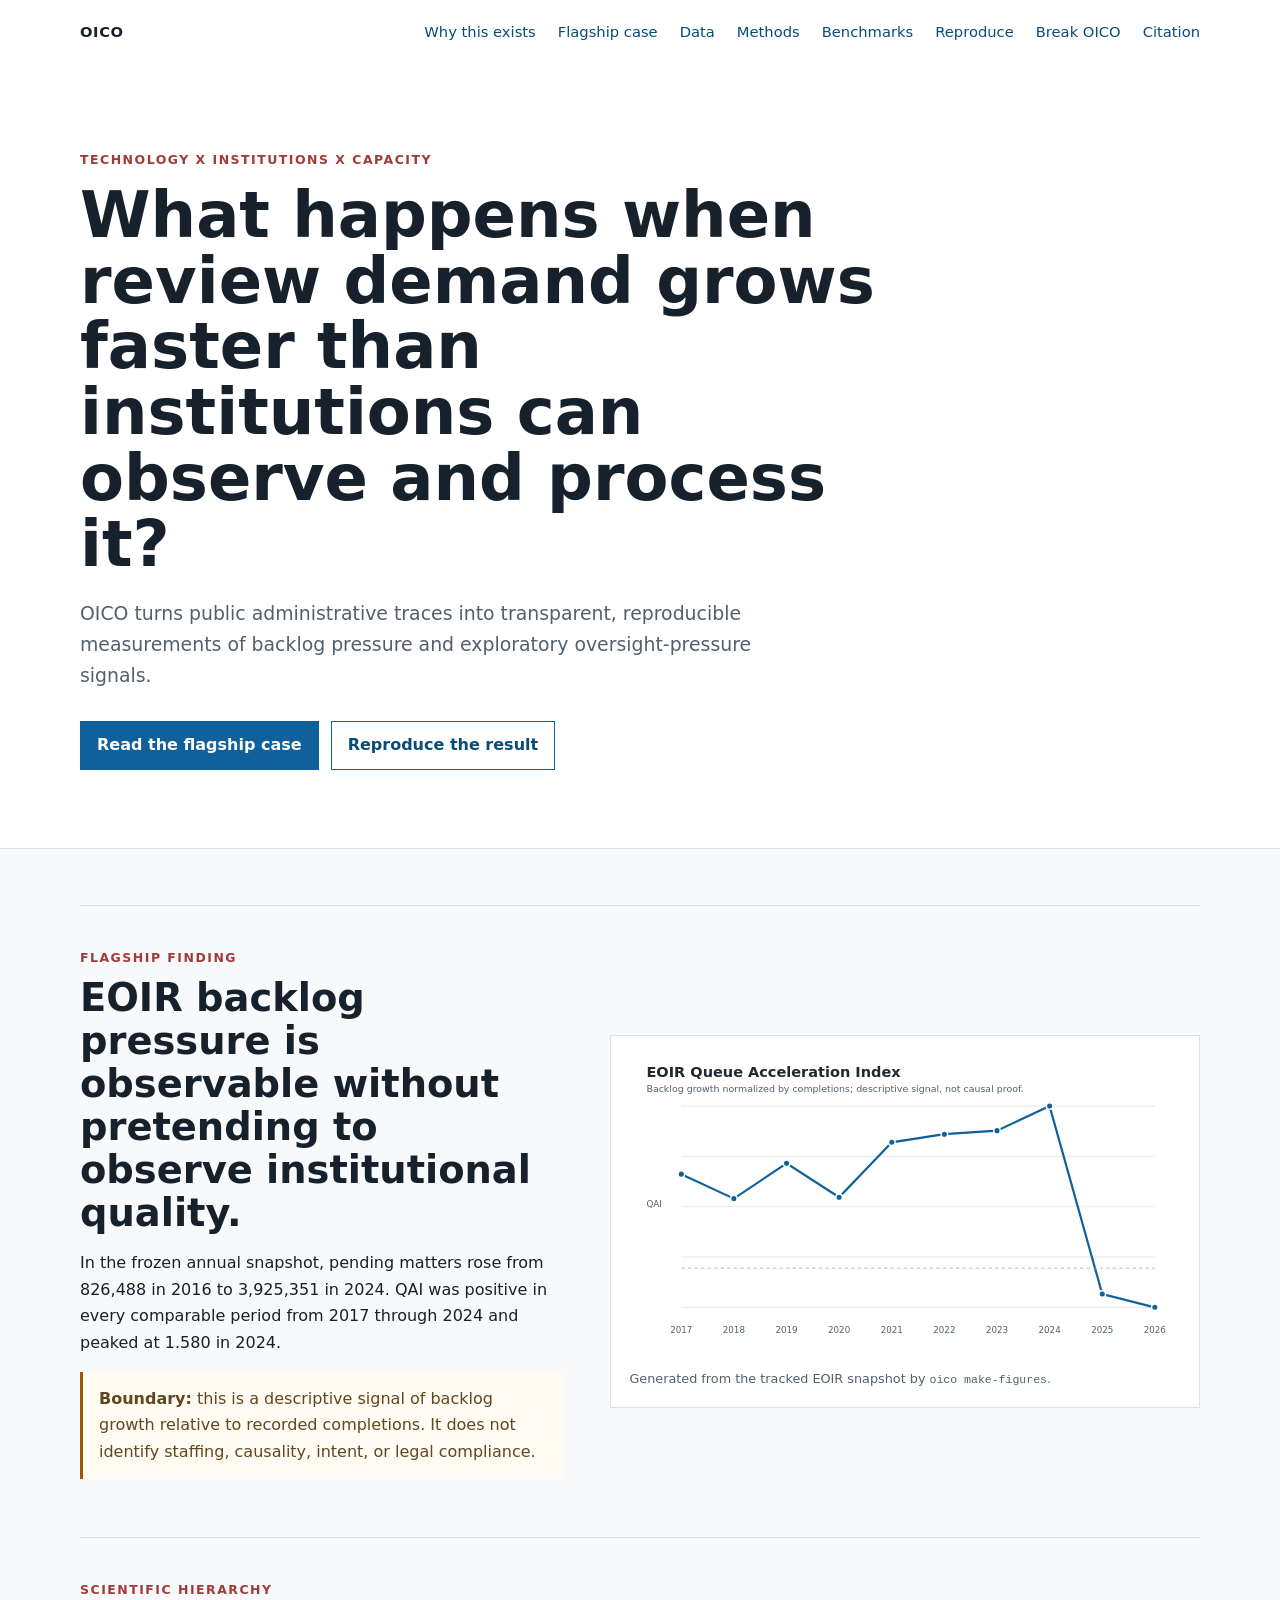
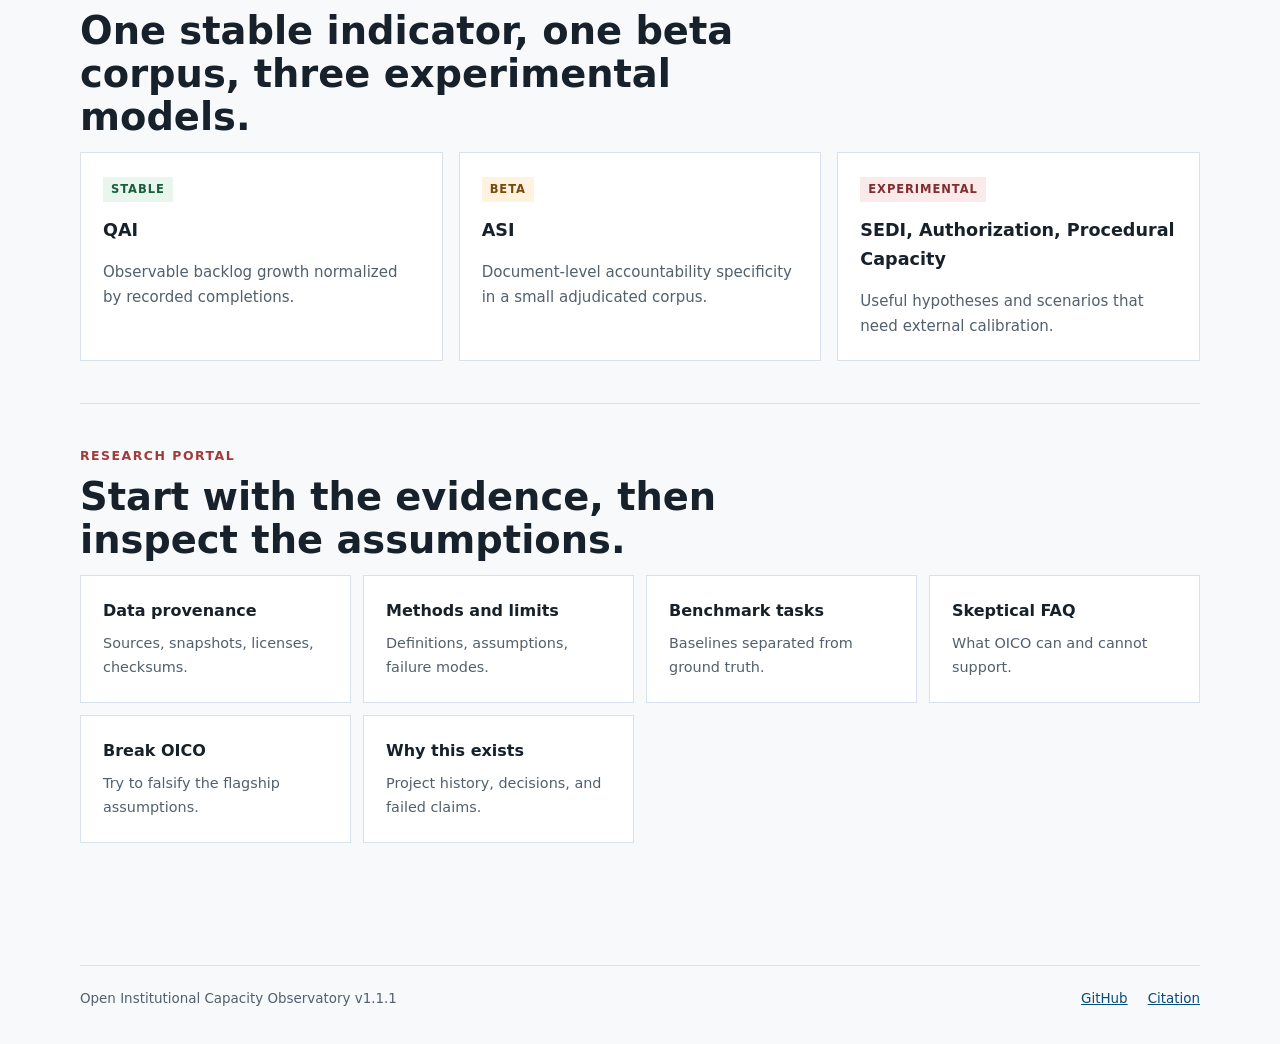
<file: website/index.html>
<!doctype html>
<html lang="en">
<head>
  <meta charset="utf-8">
  <meta name="viewport" content="width=device-width, initial-scale=1">
  <meta name="description" content="Open research software for measuring observable administrative congestion and exploratory oversight-pressure signals from public data.">
  <title>OICO | Open Institutional Capacity Observatory</title>
  <link rel="stylesheet" href="style.css">
</head>
<body>
  <header class="masthead">
    <nav aria-label="Primary navigation">
      <a class="brand" href="index.html">OICO</a>
      <a href="why.html">Why this exists</a>
      <a href="examples.html">Flagship case</a>
      <a href="datasets.html">Data</a>
      <a href="metrics.html">Methods</a>
      <a href="benchmarks.html">Benchmarks</a>
      <a href="reproduce/">Reproduce</a>
      <a href="break.html">Break OICO</a>
      <a href="citation.html">Citation</a>
    </nav>
    <div class="hero">
      <p class="eyebrow">Technology x institutions x capacity</p>
      <h1>What happens when review demand grows faster than institutions can observe and process it?</h1>
      <p class="lede">OICO turns public administrative traces into transparent, reproducible measurements of backlog pressure and exploratory oversight-pressure signals.</p>
      <div class="actions">
        <a class="button primary" href="examples.html">Read the flagship case</a>
        <a class="button secondary" href="reproduce/">Reproduce the result</a>
      </div>
    </div>
  </header>
  <main>
    <section class="feature" aria-labelledby="finding-title">
      <div>
        <p class="eyebrow">Flagship finding</p>
        <h2 id="finding-title">EOIR backlog pressure is observable without pretending to observe institutional quality.</h2>
        <p>In the frozen annual snapshot, pending matters rose from 826,488 in 2016 to 3,925,351 in 2024. QAI was positive in every comparable period from 2017 through 2024 and peaked at 1.580 in 2024.</p>
        <p class="boundary"><strong>Boundary:</strong> this is a descriptive signal of backlog growth relative to recorded completions. It does not identify staffing, causality, intent, or legal compliance.</p>
      </div>
      <figure>
        <img src="assets/qai_eoir.svg" alt="Line chart of EOIR Queue Acceleration Index by fiscal year, with positive values through 2024 and negative values in later snapshot rows.">
        <figcaption>Generated from the tracked EOIR snapshot by <code>oico make-figures</code>.</figcaption>
      </figure>
    </section>
    <section class="status-strip" aria-labelledby="status-title">
      <p class="eyebrow">Scientific hierarchy</p>
      <h2 id="status-title">One stable indicator, one beta corpus, three experimental models.</h2>
      <div class="status-grid">
        <div><span class="status stable">Stable</span><strong>QAI</strong><p>Observable backlog growth normalized by recorded completions.</p></div>
        <div><span class="status beta">Beta</span><strong>ASI</strong><p>Document-level accountability specificity in a small adjudicated corpus.</p></div>
        <div><span class="status experimental">Experimental</span><strong>SEDI, Authorization, Procedural Capacity</strong><p>Useful hypotheses and scenarios that need external calibration.</p></div>
      </div>
    </section>
    <section class="portal" aria-labelledby="portal-title">
      <p class="eyebrow">Research portal</p>
      <h2 id="portal-title">Start with the evidence, then inspect the assumptions.</h2>
      <div class="portal-links">
        <a href="datasets.html"><strong>Data provenance</strong><span>Sources, snapshots, licenses, checksums.</span></a>
        <a href="metrics.html"><strong>Methods and limits</strong><span>Definitions, assumptions, failure modes.</span></a>
        <a href="benchmarks.html"><strong>Benchmark tasks</strong><span>Baselines separated from ground truth.</span></a>
        <a href="faq.html"><strong>Skeptical FAQ</strong><span>What OICO can and cannot support.</span></a>
        <a href="break.html"><strong>Break OICO</strong><span>Try to falsify the flagship assumptions.</span></a>
        <a href="why.html"><strong>Why this exists</strong><span>Project history, decisions, and failed claims.</span></a>
      </div>
    </section>
  </main>
  <footer><span>Open Institutional Capacity Observatory v1.1.1</span><a href="https://github.com/SilverCoin256/open-institutional-capacity-observatory">GitHub</a><a href="citation.html">Citation</a></footer>
</body>
</html>
</file>
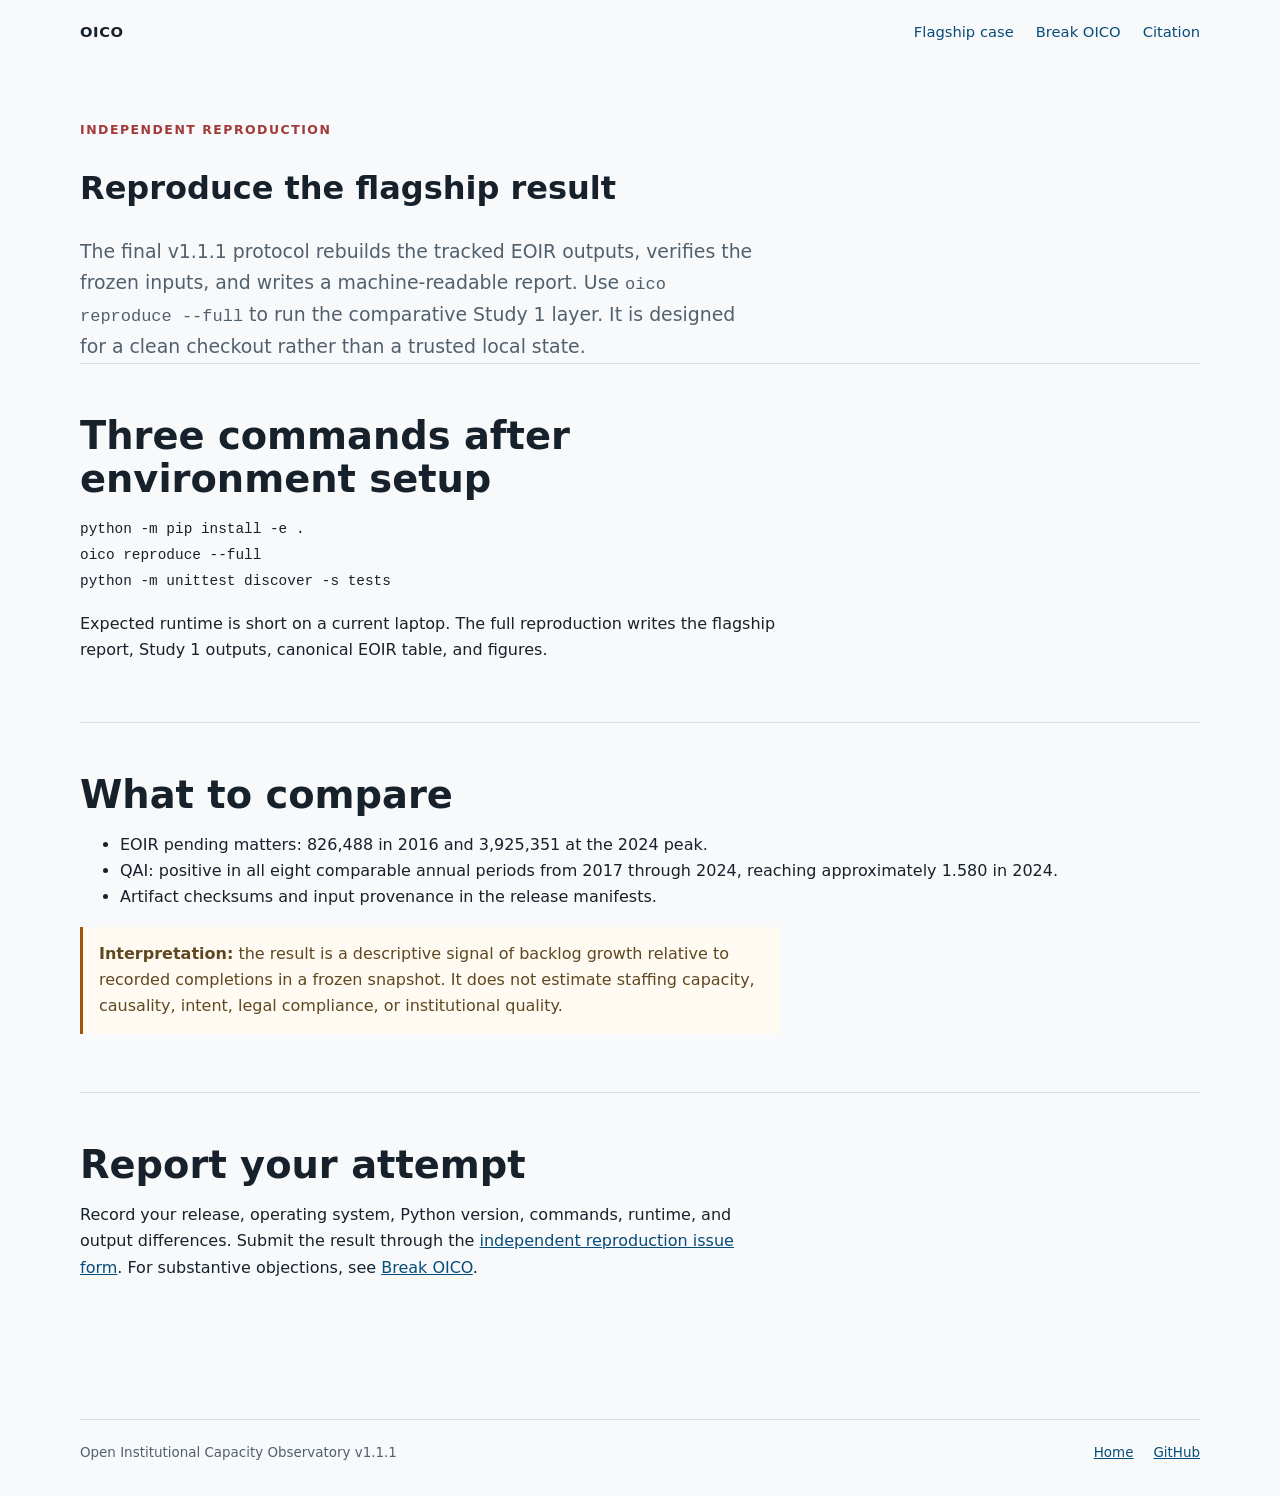
<file: website/reproduce/index.html>
<!doctype html>
<html lang="en">
<head>
  <meta charset="utf-8">
  <meta name="viewport" content="width=device-width, initial-scale=1">
  <meta name="description" content="Three-command reproduction protocol for the OICO flagship EOIR analysis.">
  <link rel="canonical" href="https://silvercoin256.github.io/open-institutional-capacity-observatory/reproduce/">
  <title>Reproduce OICO | Open Institutional Capacity Observatory</title>
  <link rel="stylesheet" href="../style.css">
</head>
<body>
  <header><nav><a class="brand" href="../index.html">OICO</a><a href="../examples.html">Flagship case</a><a href="../break.html">Break OICO</a><a href="../citation.html">Citation</a></nav></header>
  <main>
    <p class="eyebrow">Independent reproduction</p>
    <h1>Reproduce the flagship result</h1>
    <p class="lede">The final v1.1.1 protocol rebuilds the tracked EOIR outputs, verifies the frozen inputs, and writes a machine-readable report. Use <code>oico reproduce --full</code> to run the comparative Study 1 layer. It is designed for a clean checkout rather than a trusted local state.</p>
    <section>
      <h2>Three commands after environment setup</h2>
      <pre><code>python -m pip install -e .
oico reproduce --full
python -m unittest discover -s tests</code></pre>
      <p>Expected runtime is short on a current laptop. The full reproduction writes the flagship report, Study 1 outputs, canonical EOIR table, and figures.</p>
    </section>
    <section>
      <h2>What to compare</h2>
      <ul>
        <li>EOIR pending matters: 826,488 in 2016 and 3,925,351 at the 2024 peak.</li>
        <li>QAI: positive in all eight comparable annual periods from 2017 through 2024, reaching approximately 1.580 in 2024.</li>
        <li>Artifact checksums and input provenance in the release manifests.</li>
      </ul>
      <p class="boundary"><strong>Interpretation:</strong> the result is a descriptive signal of backlog growth relative to recorded completions in a frozen snapshot. It does not estimate staffing capacity, causality, intent, legal compliance, or institutional quality.</p>
    </section>
    <section>
      <h2>Report your attempt</h2>
      <p>Record your release, operating system, Python version, commands, runtime, and output differences. Submit the result through the <a href="https://github.com/SilverCoin256/open-institutional-capacity-observatory/issues/new?template=independent-reproduction.yml">independent reproduction issue form</a>. For substantive objections, see <a href="../break.html">Break OICO</a>.</p>
    </section>
  </main>
  <footer><span>Open Institutional Capacity Observatory v1.1.1</span><a href="../index.html">Home</a><a href="https://github.com/SilverCoin256/open-institutional-capacity-observatory">GitHub</a></footer>
</body>
</html>
</file>
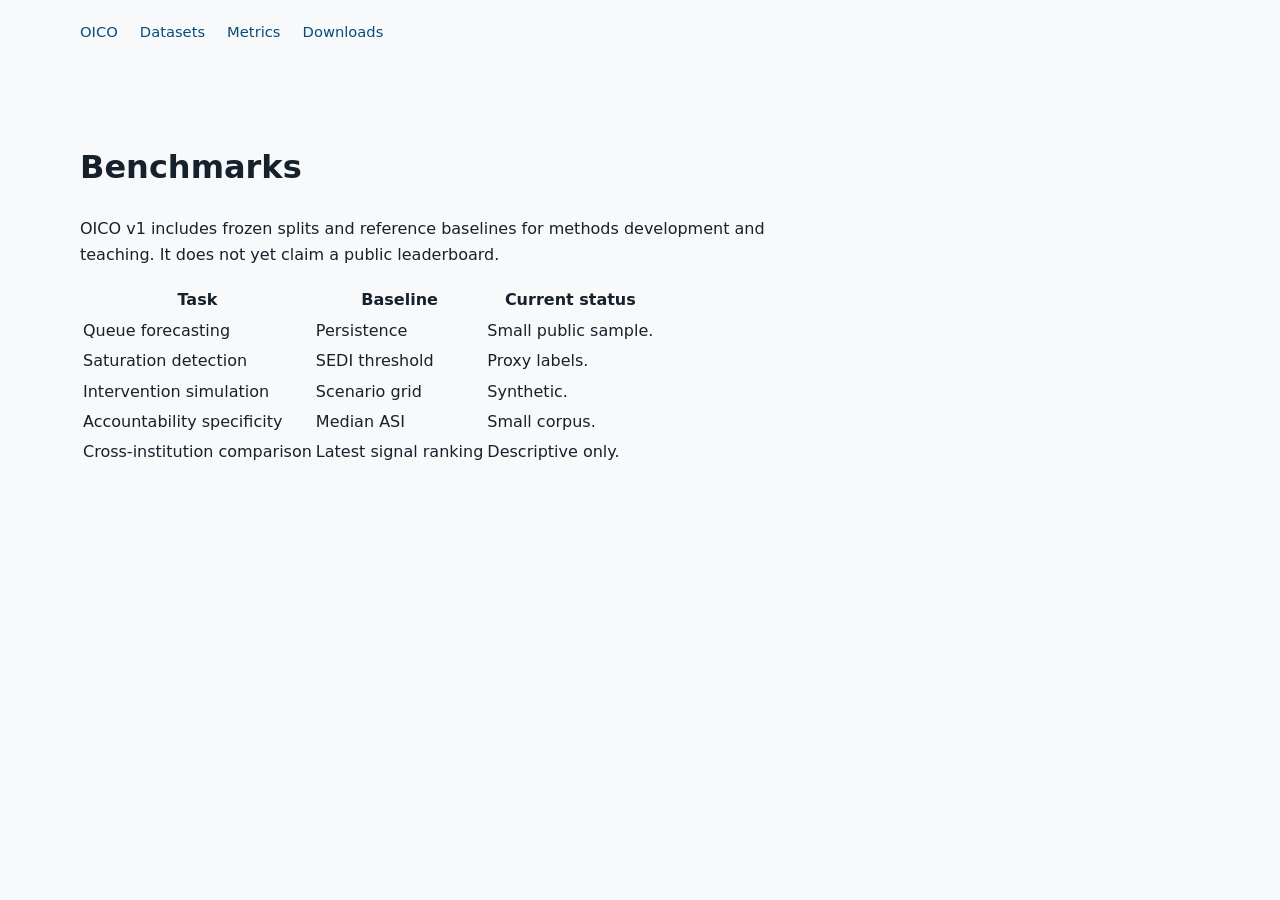
<file: website/benchmarks.html>
<!doctype html>
<html lang="en">
<head>
  <meta charset="utf-8">
  <meta name="viewport" content="width=device-width, initial-scale=1">
  <title>OICO Benchmarks</title>
  <link rel="stylesheet" href="style.css">
</head>
<body>
  <header><nav><a href="index.html">OICO</a><a href="datasets.html">Datasets</a><a href="metrics.html">Metrics</a><a href="downloads.html">Downloads</a></nav></header>
  <main>
    <h1>Benchmarks</h1>
    <p>OICO v1 includes frozen splits and reference baselines for methods development and teaching. It does not yet claim a public leaderboard.</p>
    <table>
      <tr><th>Task</th><th>Baseline</th><th>Current status</th></tr>
      <tr><td>Queue forecasting</td><td>Persistence</td><td>Small public sample.</td></tr>
      <tr><td>Saturation detection</td><td>SEDI threshold</td><td>Proxy labels.</td></tr>
      <tr><td>Intervention simulation</td><td>Scenario grid</td><td>Synthetic.</td></tr>
      <tr><td>Accountability specificity</td><td>Median ASI</td><td>Small corpus.</td></tr>
      <tr><td>Cross-institution comparison</td><td>Latest signal ranking</td><td>Descriptive only.</td></tr>
    </table>
  </main>
</body>
</html>
</file>
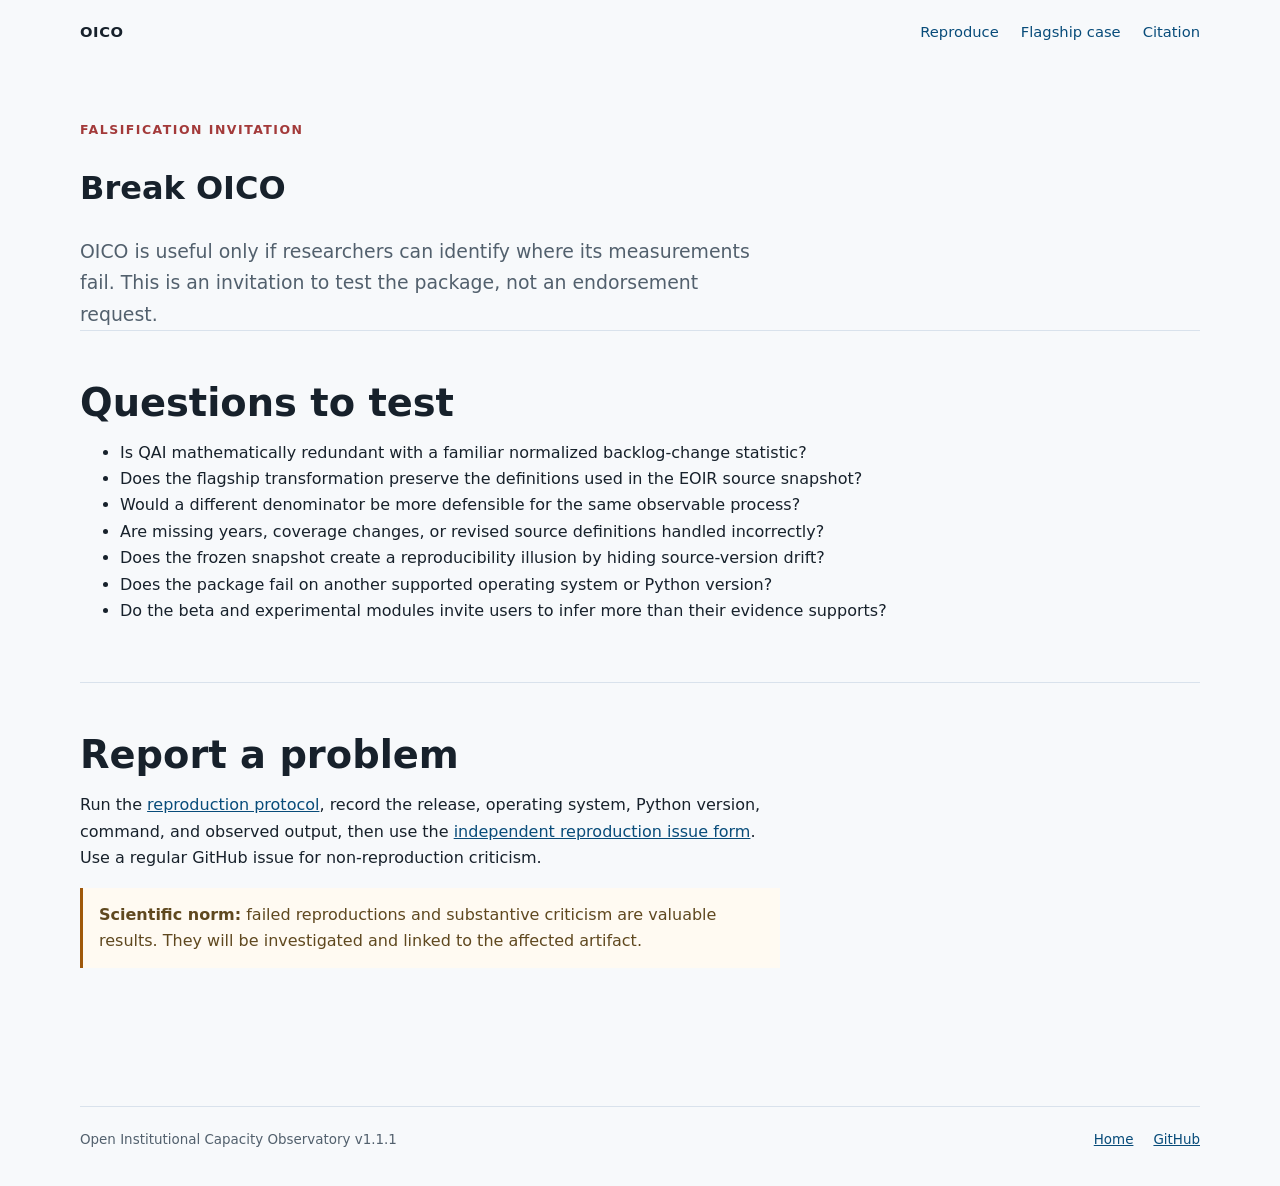
<file: website/break.html>
<!doctype html>
<html lang="en">
<head>
  <meta charset="utf-8">
  <meta name="viewport" content="width=device-width, initial-scale=1">
  <meta name="description" content="Falsification questions and reporting route for the Open Institutional Capacity Observatory.">
  <title>Break OICO | Open Institutional Capacity Observatory</title>
  <link rel="stylesheet" href="style.css">
</head>
<body>
  <header><nav><a class="brand" href="index.html">OICO</a><a href="reproduce/">Reproduce</a><a href="examples.html">Flagship case</a><a href="citation.html">Citation</a></nav></header>
  <main>
    <p class="eyebrow">Falsification invitation</p>
    <h1>Break OICO</h1>
    <p class="lede">OICO is useful only if researchers can identify where its measurements fail. This is an invitation to test the package, not an endorsement request.</p>
    <section>
      <h2>Questions to test</h2>
      <ul>
        <li>Is QAI mathematically redundant with a familiar normalized backlog-change statistic?</li>
        <li>Does the flagship transformation preserve the definitions used in the EOIR source snapshot?</li>
        <li>Would a different denominator be more defensible for the same observable process?</li>
        <li>Are missing years, coverage changes, or revised source definitions handled incorrectly?</li>
        <li>Does the frozen snapshot create a reproducibility illusion by hiding source-version drift?</li>
        <li>Does the package fail on another supported operating system or Python version?</li>
        <li>Do the beta and experimental modules invite users to infer more than their evidence supports?</li>
      </ul>
    </section>
    <section>
      <h2>Report a problem</h2>
      <p>Run the <a href="reproduce/">reproduction protocol</a>, record the release, operating system, Python version, command, and observed output, then use the <a href="https://github.com/SilverCoin256/open-institutional-capacity-observatory/issues/new?template=independent-reproduction.yml">independent reproduction issue form</a>. Use a regular GitHub issue for non-reproduction criticism.</p>
      <p class="boundary"><strong>Scientific norm:</strong> failed reproductions and substantive criticism are valuable results. They will be investigated and linked to the affected artifact.</p>
    </section>
  </main>
  <footer><span>Open Institutional Capacity Observatory v1.1.1</span><a href="index.html">Home</a><a href="https://github.com/SilverCoin256/open-institutional-capacity-observatory">GitHub</a></footer>
</body>
</html>
</file>
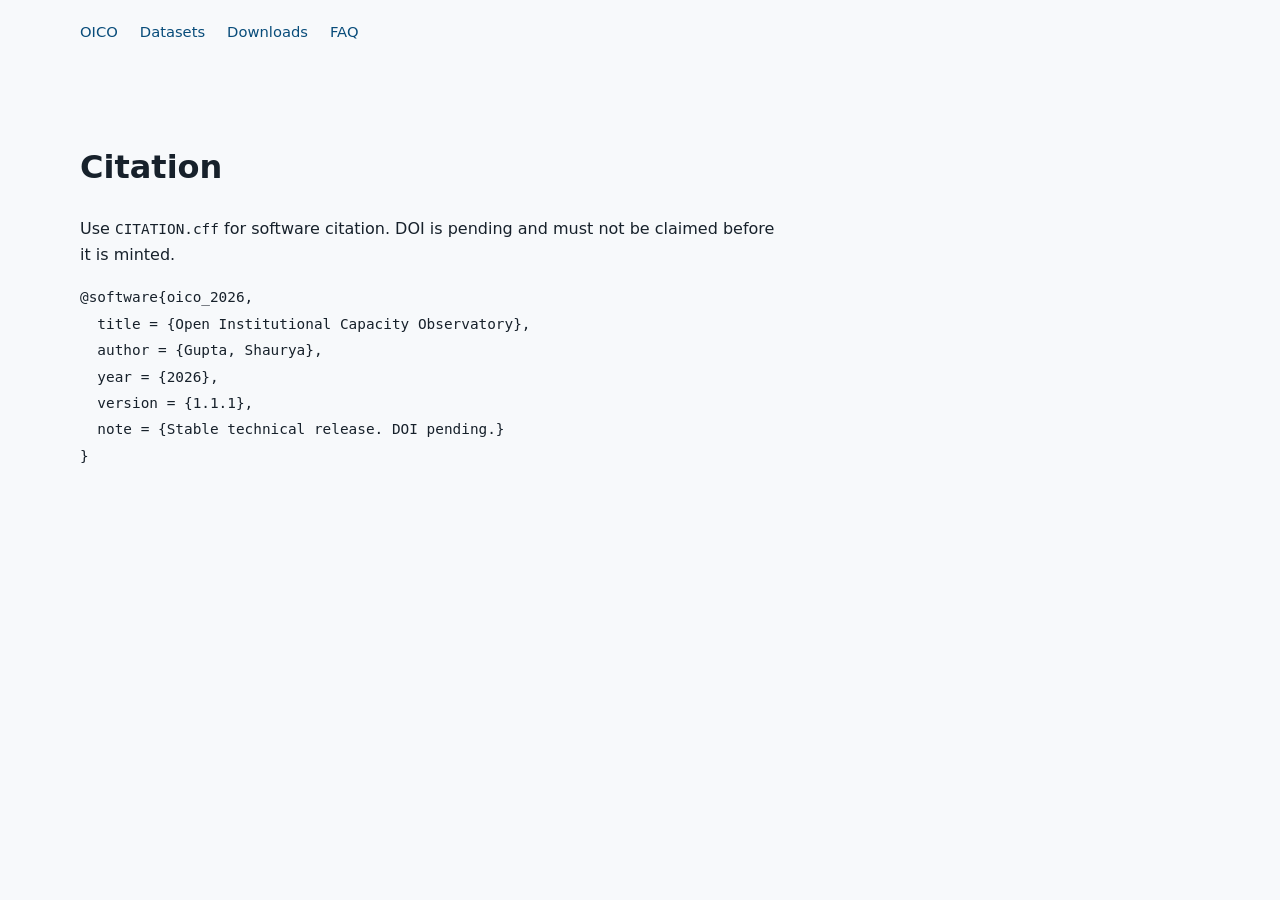
<file: website/citation.html>
<!doctype html>
<html lang="en">
<head>
  <meta charset="utf-8">
  <meta name="viewport" content="width=device-width, initial-scale=1">
  <title>OICO Citation</title>
  <link rel="stylesheet" href="style.css">
</head>
<body>
  <header><nav><a href="index.html">OICO</a><a href="datasets.html">Datasets</a><a href="downloads.html">Downloads</a><a href="faq.html">FAQ</a></nav></header>
  <main>
    <h1>Citation</h1>
    <p>Use <code>CITATION.cff</code> for software citation. DOI is pending and must not be claimed before it is minted.</p>
    <pre><code>@software{oico_2026,
  title = {Open Institutional Capacity Observatory},
  author = {Gupta, Shaurya},
  year = {2026},
  version = {1.1.1},
  note = {Stable technical release. DOI pending.}
}</code></pre>
  </main>
</body>
</html>
</file>
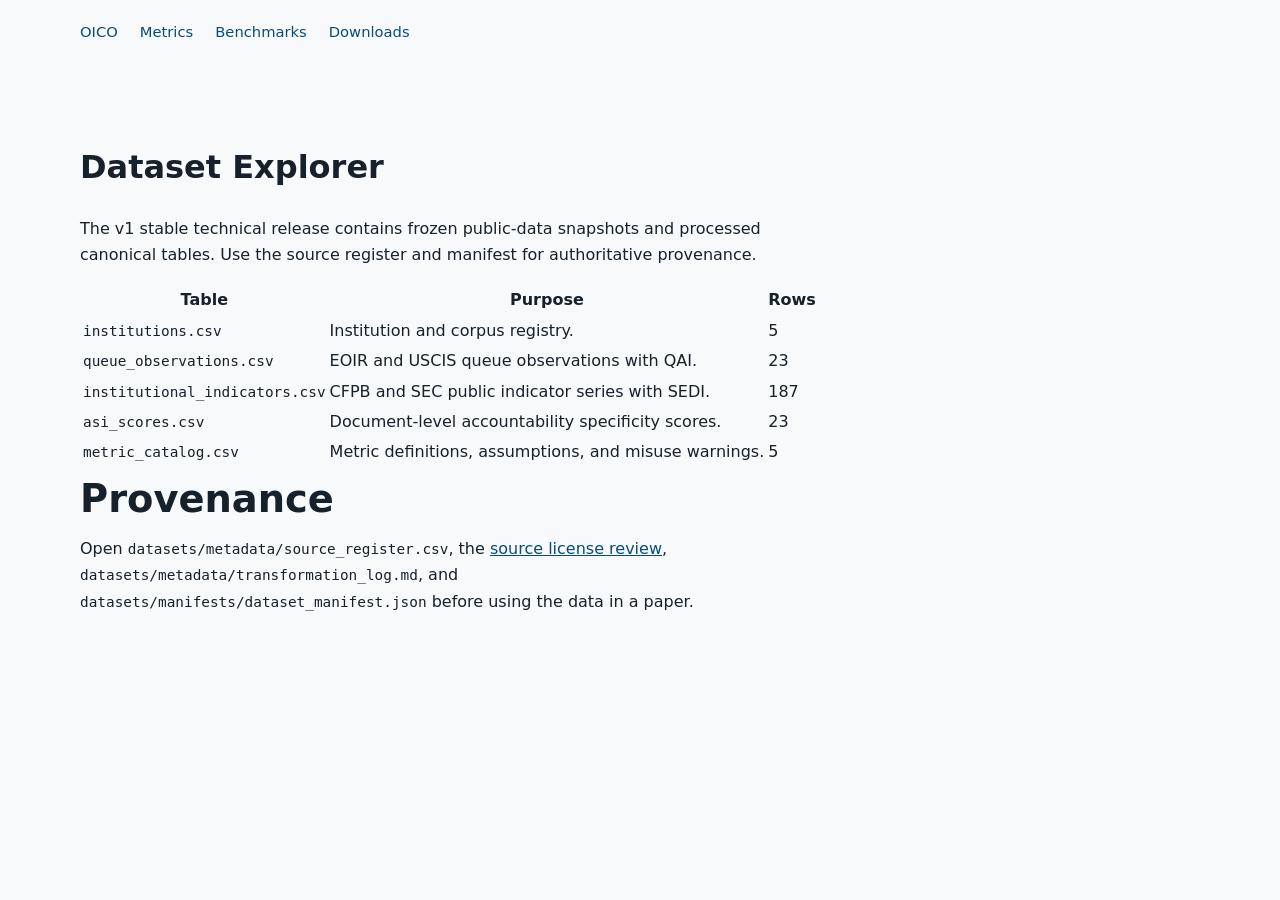
<file: website/datasets.html>
<!doctype html>
<html lang="en">
<head>
  <meta charset="utf-8">
  <meta name="viewport" content="width=device-width, initial-scale=1">
  <title>OICO Datasets</title>
  <link rel="stylesheet" href="style.css">
</head>
<body>
  <header><nav><a href="index.html">OICO</a><a href="metrics.html">Metrics</a><a href="benchmarks.html">Benchmarks</a><a href="downloads.html">Downloads</a></nav></header>
  <main>
    <h1>Dataset Explorer</h1>
    <p>The v1 stable technical release contains frozen public-data snapshots and processed canonical tables. Use the source register and manifest for authoritative provenance.</p>
    <table>
      <tr><th>Table</th><th>Purpose</th><th>Rows</th></tr>
      <tr><td><code>institutions.csv</code></td><td>Institution and corpus registry.</td><td>5</td></tr>
      <tr><td><code>queue_observations.csv</code></td><td>EOIR and USCIS queue observations with QAI.</td><td>23</td></tr>
      <tr><td><code>institutional_indicators.csv</code></td><td>CFPB and SEC public indicator series with SEDI.</td><td>187</td></tr>
      <tr><td><code>asi_scores.csv</code></td><td>Document-level accountability specificity scores.</td><td>23</td></tr>
      <tr><td><code>metric_catalog.csv</code></td><td>Metric definitions, assumptions, and misuse warnings.</td><td>5</td></tr>
    </table>
    <h2>Provenance</h2>
    <p>Open <code>datasets/metadata/source_register.csv</code>, the <a href="../datasets/metadata/license_review.md">source license review</a>, <code>datasets/metadata/transformation_log.md</code>, and <code>datasets/manifests/dataset_manifest.json</code> before using the data in a paper.</p>
  </main>
</body>
</html>
</file>
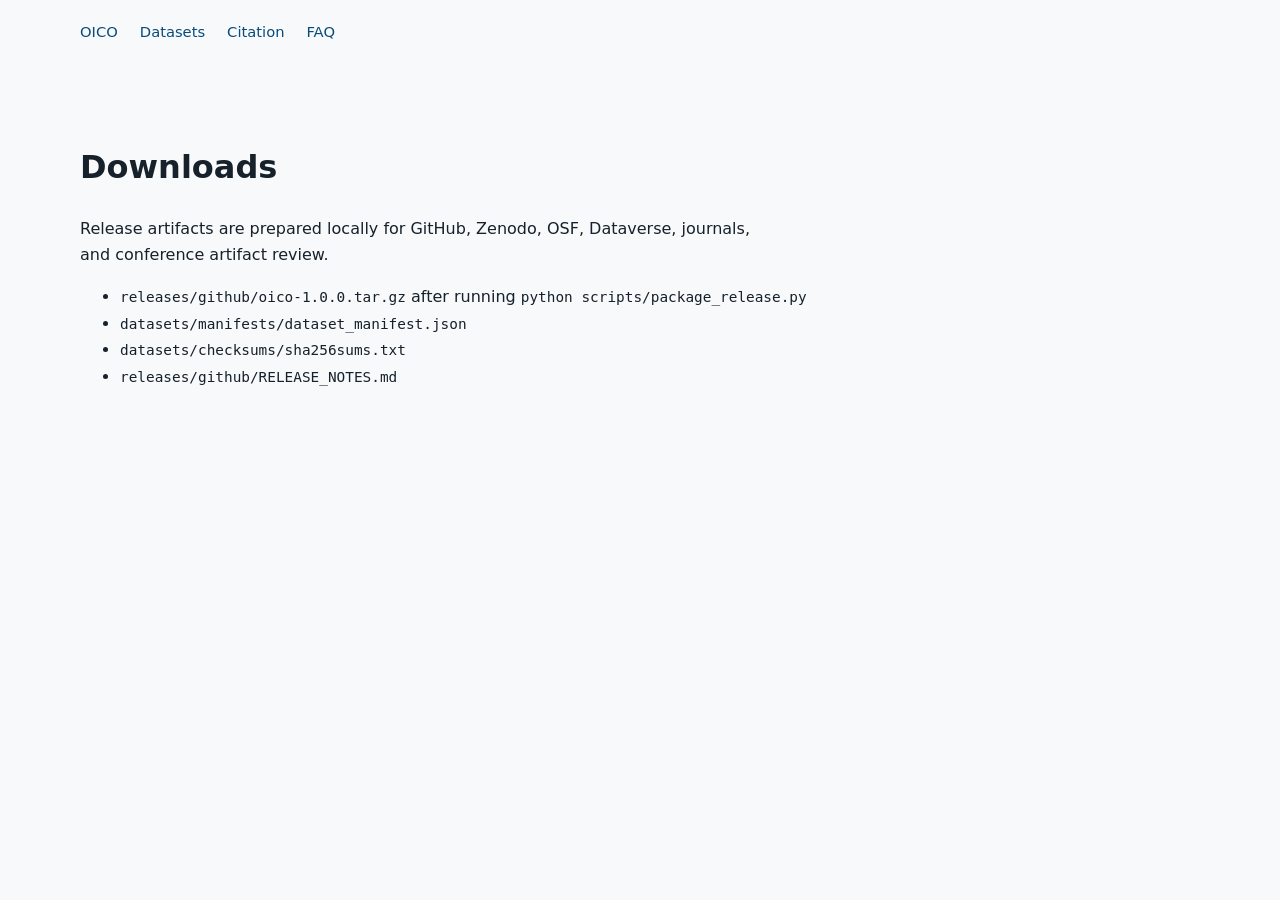
<file: website/downloads.html>
<!doctype html>
<html lang="en">
<head>
  <meta charset="utf-8">
  <meta name="viewport" content="width=device-width, initial-scale=1">
  <title>OICO Downloads</title>
  <link rel="stylesheet" href="style.css">
</head>
<body>
  <header><nav><a href="index.html">OICO</a><a href="datasets.html">Datasets</a><a href="citation.html">Citation</a><a href="faq.html">FAQ</a></nav></header>
  <main>
    <h1>Downloads</h1>
    <p>Release artifacts are prepared locally for GitHub, Zenodo, OSF, Dataverse, journals, and conference artifact review.</p>
    <ul>
      <li><code>releases/github/oico-1.0.0.tar.gz</code> after running <code>python scripts/package_release.py</code></li>
      <li><code>datasets/manifests/dataset_manifest.json</code></li>
      <li><code>datasets/checksums/sha256sums.txt</code></li>
      <li><code>releases/github/RELEASE_NOTES.md</code></li>
    </ul>
  </main>
</body>
</html>
</file>
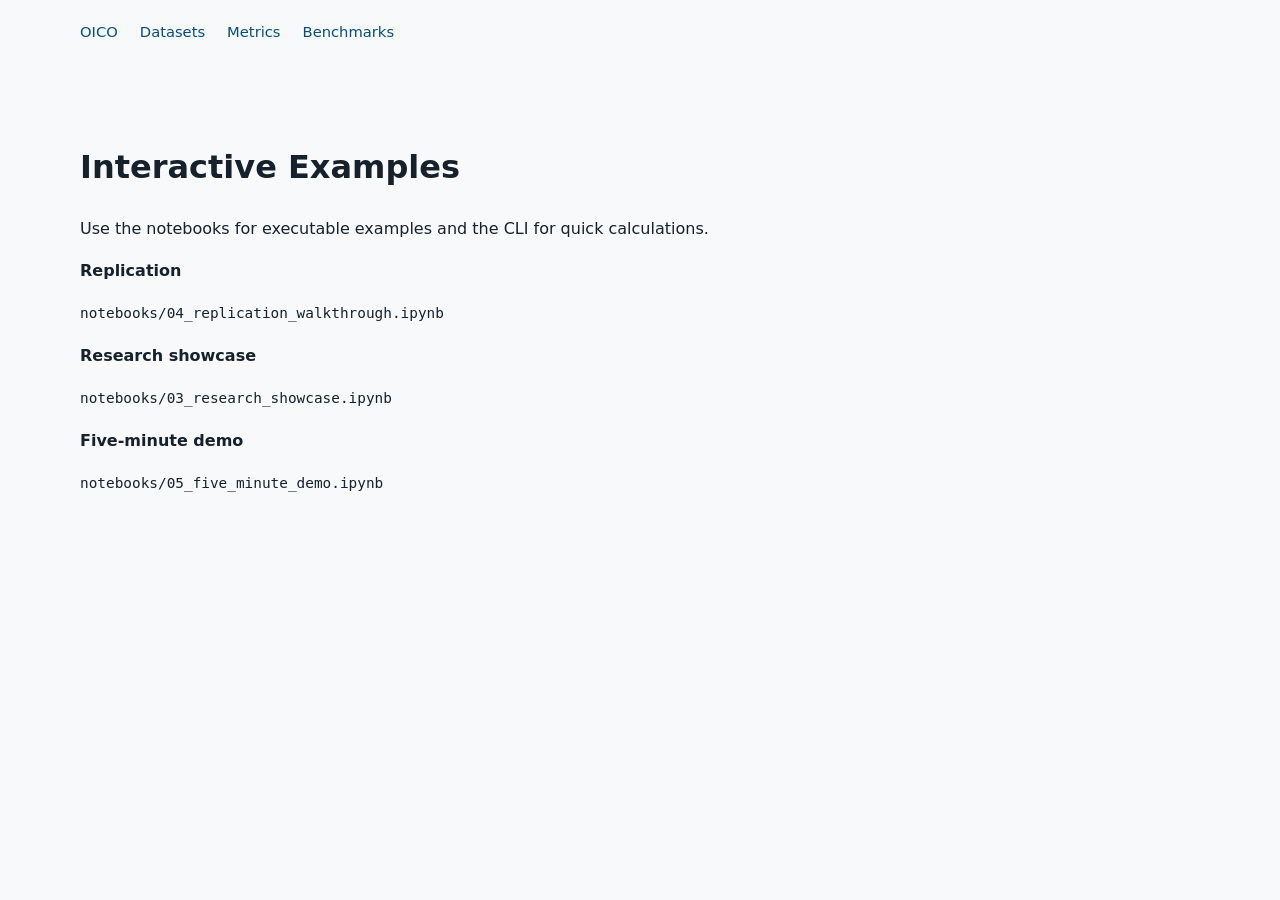
<file: website/examples.html>
<!doctype html>
<html lang="en">
<head>
  <meta charset="utf-8">
  <meta name="viewport" content="width=device-width, initial-scale=1">
  <title>OICO Examples</title>
  <link rel="stylesheet" href="style.css">
</head>
<body>
  <header><nav><a href="index.html">OICO</a><a href="datasets.html">Datasets</a><a href="metrics.html">Metrics</a><a href="benchmarks.html">Benchmarks</a></nav></header>
  <main>
    <h1>Interactive Examples</h1>
    <p>Use the notebooks for executable examples and the CLI for quick calculations.</p>
    <div class="grid">
      <div class="item"><strong>Replication</strong><p><code>notebooks/04_replication_walkthrough.ipynb</code></p></div>
      <div class="item"><strong>Research showcase</strong><p><code>notebooks/03_research_showcase.ipynb</code></p></div>
      <div class="item"><strong>Five-minute demo</strong><p><code>notebooks/05_five_minute_demo.ipynb</code></p></div>
    </div>
  </main>
</body>
</html>
</file>
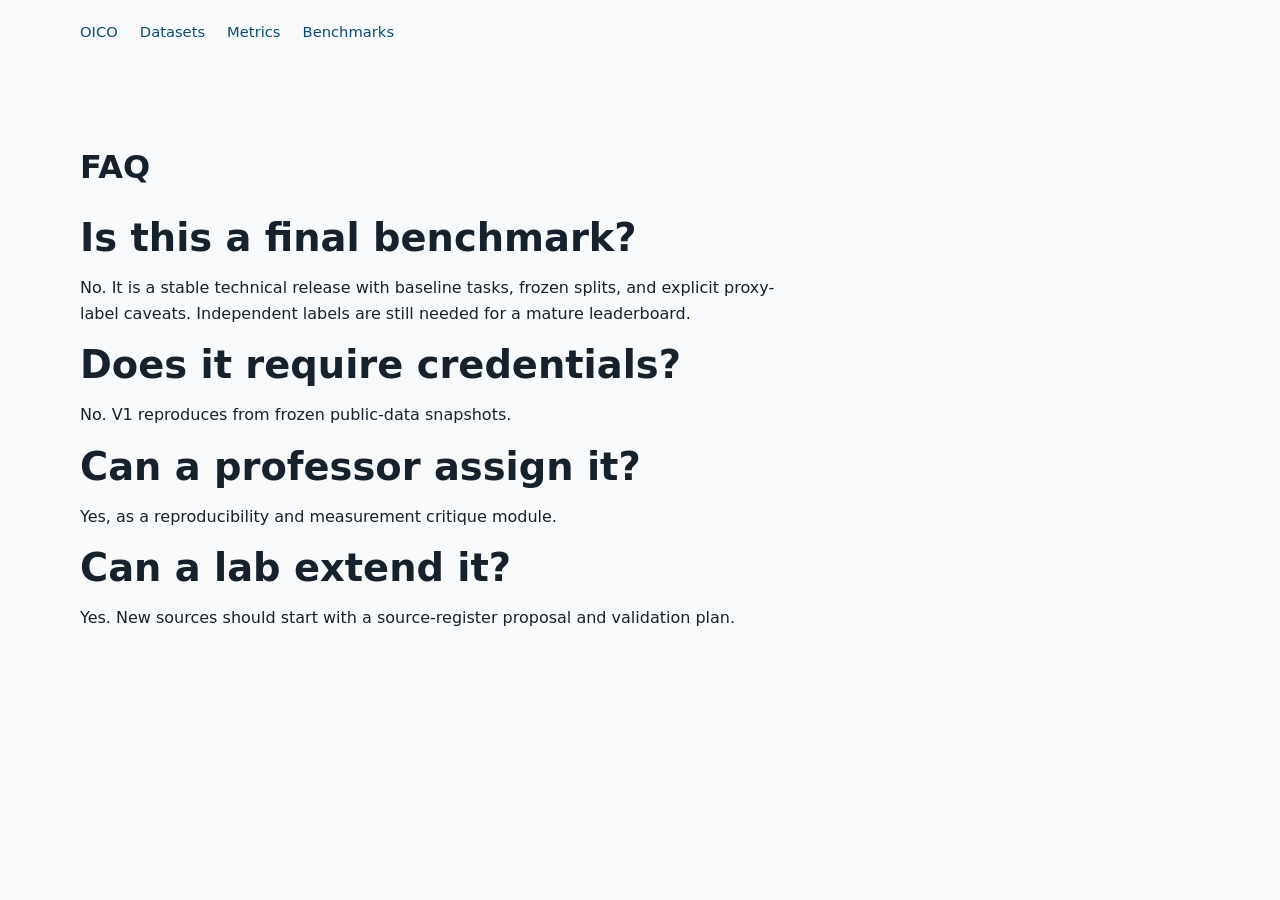
<file: website/faq.html>
<!doctype html>
<html lang="en">
<head>
  <meta charset="utf-8">
  <meta name="viewport" content="width=device-width, initial-scale=1">
  <title>OICO FAQ</title>
  <link rel="stylesheet" href="style.css">
</head>
<body>
  <header><nav><a href="index.html">OICO</a><a href="datasets.html">Datasets</a><a href="metrics.html">Metrics</a><a href="benchmarks.html">Benchmarks</a></nav></header>
  <main>
    <h1>FAQ</h1>
    <h2>Is this a final benchmark?</h2>
    <p>No. It is a stable technical release with baseline tasks, frozen splits, and explicit proxy-label caveats. Independent labels are still needed for a mature leaderboard.</p>
    <h2>Does it require credentials?</h2>
    <p>No. V1 reproduces from frozen public-data snapshots.</p>
    <h2>Can a professor assign it?</h2>
    <p>Yes, as a reproducibility and measurement critique module.</p>
    <h2>Can a lab extend it?</h2>
    <p>Yes. New sources should start with a source-register proposal and validation plan.</p>
  </main>
</body>
</html>
</file>
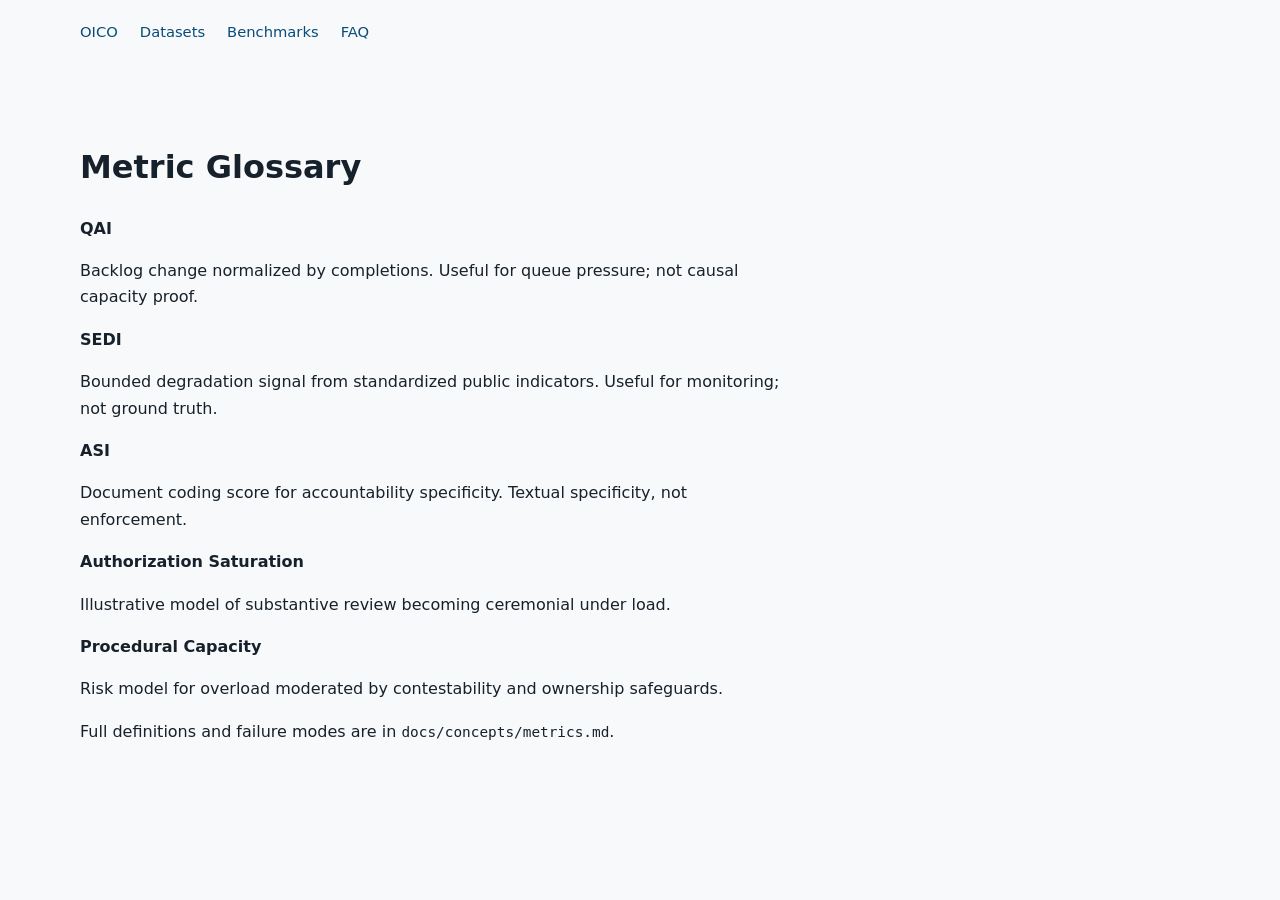
<file: website/metrics.html>
<!doctype html>
<html lang="en">
<head>
  <meta charset="utf-8">
  <meta name="viewport" content="width=device-width, initial-scale=1">
  <title>OICO Metrics</title>
  <link rel="stylesheet" href="style.css">
</head>
<body>
  <header><nav><a href="index.html">OICO</a><a href="datasets.html">Datasets</a><a href="benchmarks.html">Benchmarks</a><a href="faq.html">FAQ</a></nav></header>
  <main>
    <h1>Metric Glossary</h1>
    <div class="grid">
      <div class="item"><strong>QAI</strong><p>Backlog change normalized by completions. Useful for queue pressure; not causal capacity proof.</p></div>
      <div class="item"><strong>SEDI</strong><p>Bounded degradation signal from standardized public indicators. Useful for monitoring; not ground truth.</p></div>
      <div class="item"><strong>ASI</strong><p>Document coding score for accountability specificity. Textual specificity, not enforcement.</p></div>
      <div class="item"><strong>Authorization Saturation</strong><p>Illustrative model of substantive review becoming ceremonial under load.</p></div>
      <div class="item"><strong>Procedural Capacity</strong><p>Risk model for overload moderated by contestability and ownership safeguards.</p></div>
    </div>
    <p>Full definitions and failure modes are in <code>docs/concepts/metrics.md</code>.</p>
  </main>
</body>
</html>
</file>
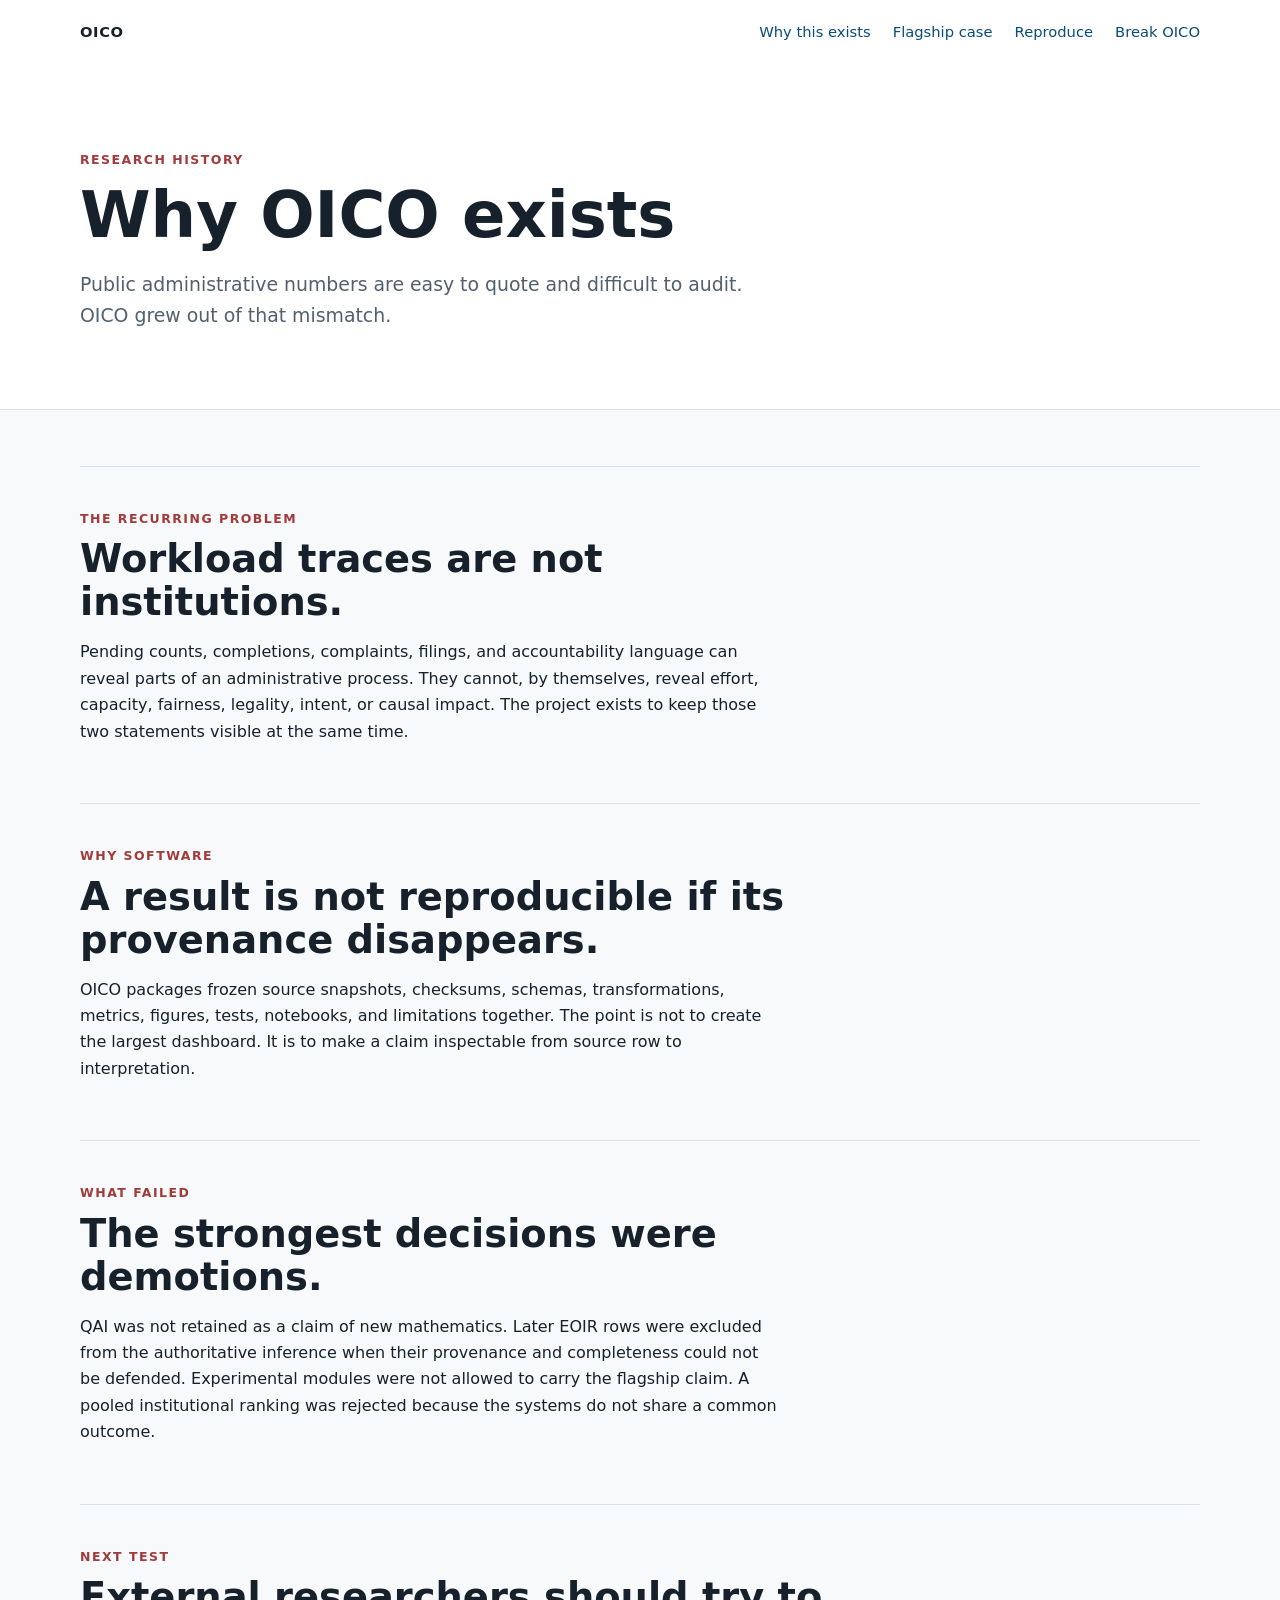
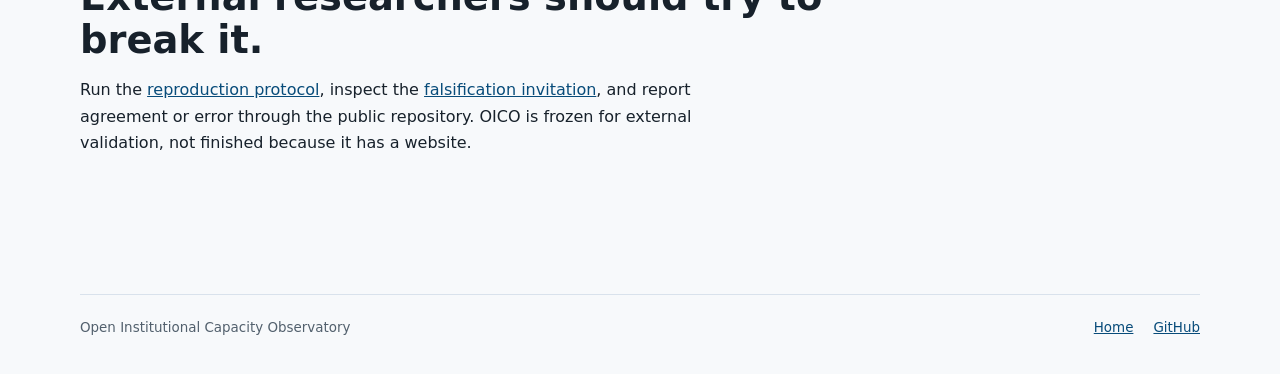
<file: website/why.html>
<!doctype html>
<html lang="en">
<head>
  <meta charset="utf-8">
  <meta name="viewport" content="width=device-width, initial-scale=1">
  <meta name="description" content="Why the Open Institutional Capacity Observatory exists and what failed along the way.">
  <title>OICO | Why This Exists</title>
  <link rel="stylesheet" href="style.css">
</head>
<body>
  <header class="masthead">
    <nav aria-label="Primary navigation">
      <a class="brand" href="index.html">OICO</a>
      <a href="why.html">Why this exists</a>
      <a href="examples.html">Flagship case</a>
      <a href="reproduce/">Reproduce</a>
      <a href="break.html">Break OICO</a>
    </nav>
    <div class="hero">
      <p class="eyebrow">Research history</p>
      <h1>Why OICO exists</h1>
      <p class="lede">Public administrative numbers are easy to quote and difficult to audit. OICO grew out of that mismatch.</p>
    </div>
  </header>
  <main>
    <section>
      <p class="eyebrow">The recurring problem</p>
      <h2>Workload traces are not institutions.</h2>
      <p>Pending counts, completions, complaints, filings, and accountability language can reveal parts of an administrative process. They cannot, by themselves, reveal effort, capacity, fairness, legality, intent, or causal impact. The project exists to keep those two statements visible at the same time.</p>
    </section>
    <section>
      <p class="eyebrow">Why software</p>
      <h2>A result is not reproducible if its provenance disappears.</h2>
      <p>OICO packages frozen source snapshots, checksums, schemas, transformations, metrics, figures, tests, notebooks, and limitations together. The point is not to create the largest dashboard. It is to make a claim inspectable from source row to interpretation.</p>
    </section>
    <section>
      <p class="eyebrow">What failed</p>
      <h2>The strongest decisions were demotions.</h2>
      <p>QAI was not retained as a claim of new mathematics. Later EOIR rows were excluded from the authoritative inference when their provenance and completeness could not be defended. Experimental modules were not allowed to carry the flagship claim. A pooled institutional ranking was rejected because the systems do not share a common outcome.</p>
    </section>
    <section>
      <p class="eyebrow">Next test</p>
      <h2>External researchers should try to break it.</h2>
      <p>Run the <a href="reproduce/">reproduction protocol</a>, inspect the <a href="break.html">falsification invitation</a>, and report agreement or error through the public repository. OICO is frozen for external validation, not finished because it has a website.</p>
    </section>
  </main>
  <footer><span>Open Institutional Capacity Observatory</span><a href="index.html">Home</a><a href="https://github.com/SilverCoin256/open-institutional-capacity-observatory">GitHub</a></footer>
</body>
</html>
</file>
<file: website/style.css>
:root {
  --ink: #17212b;
  --muted: #52606d;
  --line: #d9e2ec;
  --paper: #f7f9fb;
  --panel: #ffffff;
  --blue: #0f609b;
  --blue-dark: #084c7a;
  --green: #2f855a;
  --amber: #9f580a;
  --red: #a33a3a;
}

* { box-sizing: border-box; }
body { margin: 0; background: var(--paper); color: var(--ink); font: 16px/1.65 system-ui, -apple-system, BlinkMacSystemFont, "Segoe UI", sans-serif; }
a { color: var(--blue-dark); }
a:hover { color: var(--red); }
.masthead { border-bottom: 1px solid var(--line); background: var(--panel); }
nav, main, footer { width: min(1120px, calc(100% - 40px)); margin: 0 auto; }
nav { display: flex; gap: 22px; align-items: center; min-height: 64px; flex-wrap: wrap; }
nav a { text-decoration: none; font-size: 0.92rem; }
.brand { margin-right: auto; color: var(--ink); font-weight: 800; letter-spacing: 0.04em; }
.hero { width: min(1120px, calc(100% - 40px)); margin: 0 auto; padding: 86px 0 78px; }
.hero h1 { max-width: 830px; margin: 12px 0 20px; font-size: clamp(2.3rem, 5vw, 4.8rem); line-height: 1.03; letter-spacing: 0; }
.lede { max-width: 680px; margin: 0; color: var(--muted); font-size: 1.18rem; }
.eyebrow { margin: 0; color: var(--red); font-size: 0.78rem; font-weight: 800; letter-spacing: 0.12em; text-transform: uppercase; }
.actions { display: flex; gap: 12px; margin-top: 30px; flex-wrap: wrap; }
.button { display: inline-block; padding: 10px 16px; border: 1px solid var(--blue); text-decoration: none; font-weight: 700; }
.button.primary { background: var(--blue); color: white; }
.button.secondary { background: white; color: var(--blue-dark); }
main { padding: 56px 0 80px; }
section { padding: 42px 0; border-top: 1px solid var(--line); }
h2 { max-width: 760px; margin: 8px 0 14px; font-size: clamp(1.6rem, 3vw, 2.5rem); line-height: 1.12; }
p { max-width: 700px; }
.feature { display: grid; grid-template-columns: minmax(0, 0.9fr) minmax(0, 1.1fr); gap: 48px; align-items: center; }
figure { margin: 0; padding: 18px; background: var(--panel); border: 1px solid var(--line); }
figure img { display: block; width: 100%; height: auto; }
figcaption { margin-top: 10px; color: var(--muted); font-size: 0.8rem; }
.boundary { padding: 14px 16px; border-left: 3px solid var(--amber); background: #fffaf2; color: #5f481f; }
.status-grid { display: grid; grid-template-columns: repeat(3, 1fr); gap: 16px; }
.status-grid > div, .portal-links a { display: block; padding: 22px; background: var(--panel); border: 1px solid var(--line); }
.status-grid strong { display: block; margin-top: 14px; font-size: 1.1rem; }
.status-grid p { margin-bottom: 0; color: var(--muted); font-size: 0.94rem; }
.status { display: inline-block; padding: 3px 8px; font-size: 0.72rem; font-weight: 800; text-transform: uppercase; letter-spacing: 0.08em; }
.status.stable { color: #1b5e3b; background: #e9f6ee; }
.status.beta { color: #7b480e; background: #fff3df; }
.status.experimental { color: #7e2f2f; background: #fbeaea; }
.portal-links { display: grid; grid-template-columns: repeat(4, 1fr); gap: 12px; }
.portal-links a { color: var(--ink); text-decoration: none; }
.portal-links a:hover { border-color: var(--blue); }
.portal-links strong, .portal-links span { display: block; }
.portal-links span { margin-top: 8px; color: var(--muted); font-size: 0.9rem; }
footer { display: flex; gap: 20px; padding: 22px 0 34px; border-top: 1px solid var(--line); color: var(--muted); font-size: 0.84rem; }
footer span { margin-right: auto; }
code { font-family: ui-monospace, SFMono-Regular, Menlo, monospace; font-size: 0.9em; }
@media (max-width: 760px) {
  nav { gap: 12px 16px; padding: 12px 0; }
  .brand { width: 100%; }
  .hero { padding: 56px 0; }
  .feature, .status-grid, .portal-links { grid-template-columns: 1fr; }
  main { padding-top: 24px; }
  footer { flex-wrap: wrap; }
  footer span { width: 100%; }
}
</file>
